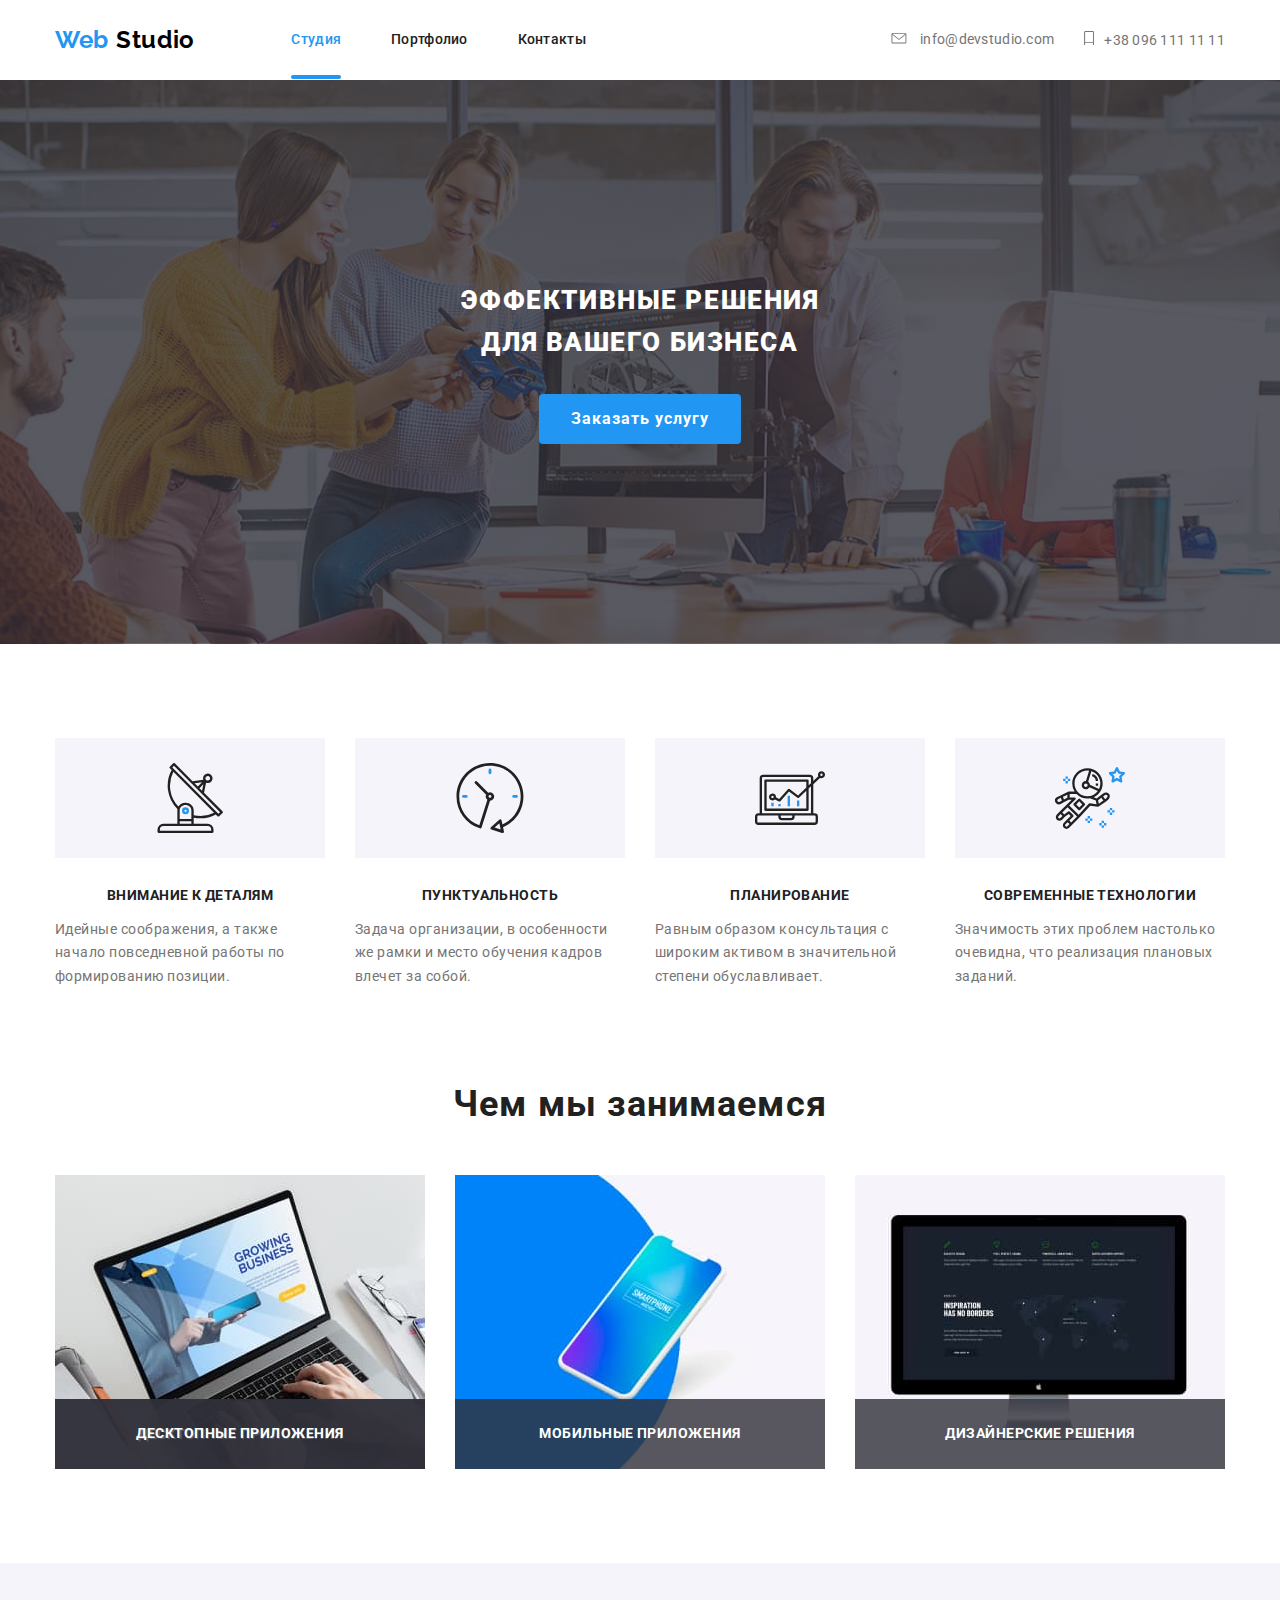
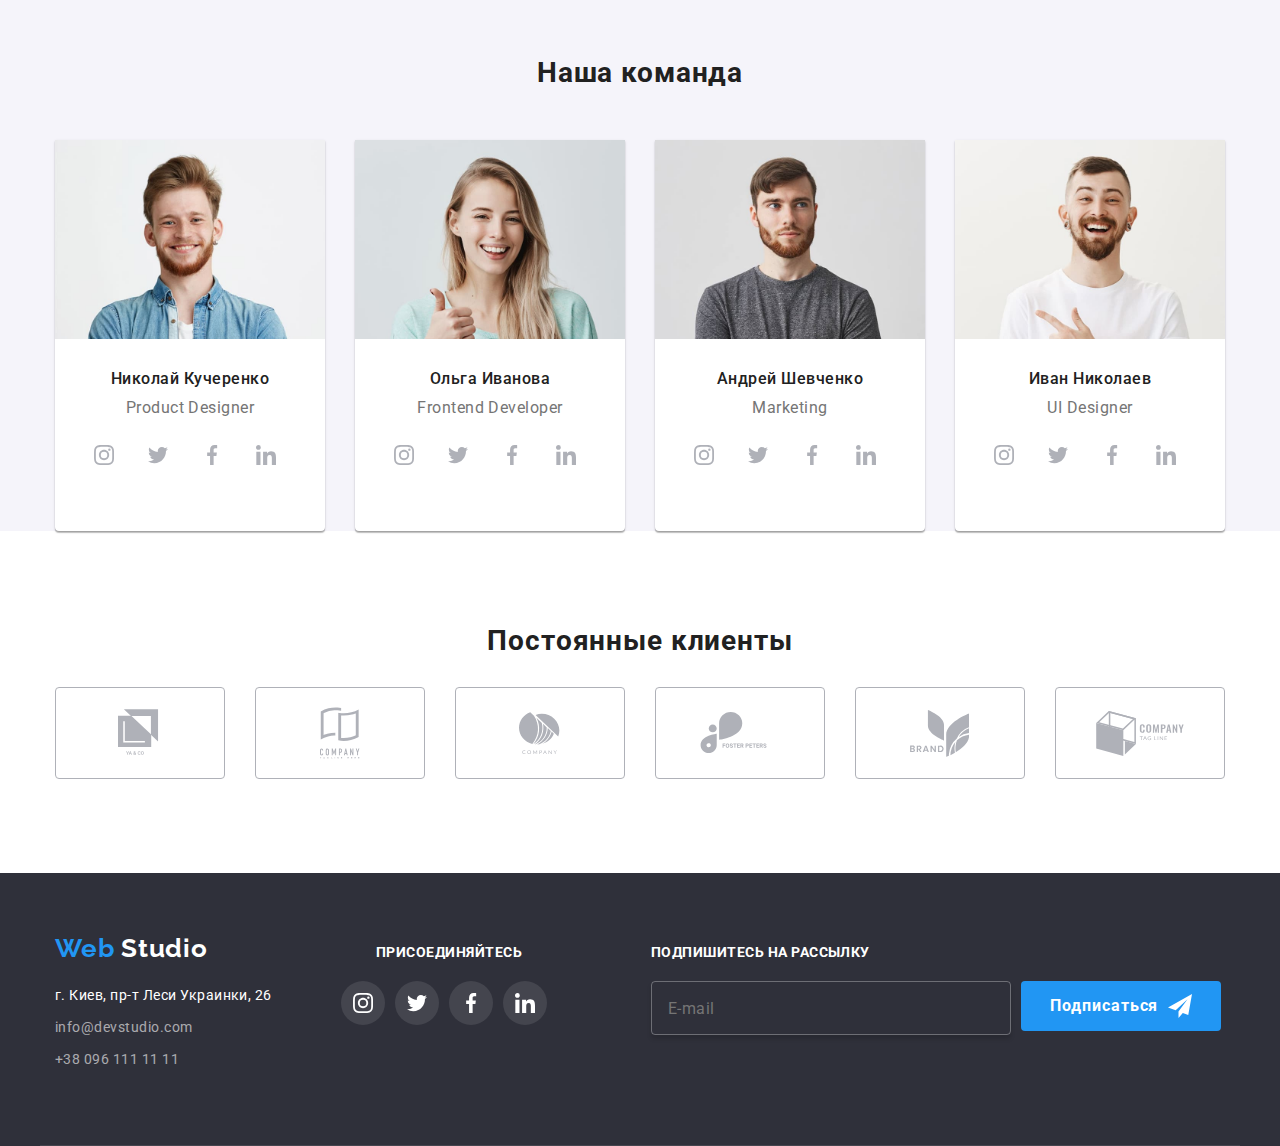
<file: index.html>
<!DOCTYPE html>
<html lang="ru">
  <head>
    <meta charset="UTF-8" />
    <meta name="viewport" content="width=device-width, initial-scale=1.0" />
    <title>Document</title>
    <link
      href="https://fonts.googleapis.com/css2?family=Raleway:wght@700&family=Roboto:wght@400;500;700;900&display=swap"
      rel="stylesheet"
    />
    <link rel="stylesheet" href="./css/main.min.css" />
  </head>

  <body>
    <header class="page-header">
      <!-- логотип -->

      <div class="container">
        <div class="page-logo">
          <nav class="flex-type">
            <a class="link" href="./index.html">
              <span class="logo"
                ><span class="logo-colored">Web</span> Studio
              </span></a
            >

            <button
              class="mobile-menu-button"
              type="button"
              aria-expanded="false"
              aria-controls="menu-container"
              data-menu-button
            >
              <svg
                width="40"
                height="40"
                aria-label="Переключатель мобильного меню"
              >
                <use
                  class="icon-close-mobile-menu"
                  href="./img/symbol-defs2.svg#icon-close_40px"
                ></use>
                <use
                  class="icon-mobile-menu"
                  href="./img/symbol-defs2.svg#icon-menu_40px"
                ></use>
              </svg>
            </button>

            <div class="menu-container" id="menu-container" data-menu>
              <div class="navigation">
                <ul class="site-nav">
                  <li>
                    <a class="link" href="./index.html"
                      ><span class="current-page">Студия</span>
                    </a>
                  </li>
                  <li>
                    <a class="link" href="./portfolio.html"> Портфолио </a>
                  </li>
                  <li><a href="" class="link">Контакты</a></li>
                </ul>
              </div>

              <div class="contacts-header">
                <ul class="site-auth">
                  <li>
                    <a class="text link" href="mailto:info@devstudio.com">
                      <svg class="icon-mail">
                        <use href="./img/symbol-defs2.svg#icon-envelope"></use>
                      </svg>
                      info@devstudio.com
                    </a>
                  </li>
                  <li>
                    <a class="text link" href="tel:380961111111"
                      ><svg class="icon-vector">
                        <use
                          href="./img/symbol-defs2.svg#icon-vector"
                        ></use></svg
                      >+38 096 111 11 11</a
                    >
                  </li>
                </ul>
              </div>
            </div>
          </nav>
        </div>
      </div>
    </header>

    <main>
      <!-- Герой -->

      <section class="hero-container">
        <h2 class="hero-title">
          Эффективные решения <br />
          для вашего бизнеса
        </h2>

        <button data-modal-open class="hero-button link">
          Заказать услугу
        </button>
      </section>

      <section class="advantage">
        <!-- Скрытый заголовок H2 -->
        <h2 class="visually-hidden">Приемущества</h2>

        <ul class="container">
          <li class="advantage-card">
            <div class="icon-background">
              <svg class="icon-advantage">
                <use href="./img/symbol-defs2.svg#icon-satellite"></use>
              </svg>
            </div>
            <h3 class="subtitle">Внимание к деталям</h3>
            <p class="text">
              Идейные соображения, а также начало повседневной работы по
              формированию позиции.
            </p>
          </li>

          <li class="advantage-card">
            <div class="icon-background">
              <svg class="icon-advantage">
                <use href="./img/symbol-defs2.svg#icon-clock"></use>
              </svg>
            </div>

            <h3 class="subtitle">Пунктуальность</h3>
            <p class="text">
              Задача организации, в особенности же рамки и место обучения кадров
              влечет за собой.
            </p>
          </li>

          <li class="advantage-card">
            <div class="icon-background">
              <svg class="icon-advantage">
                <use href="./img/symbol-defs2.svg#icon-diagram"></use>
              </svg>
            </div>
            <h3 class="subtitle">Планирование</h3>
            <p class="text">
              Равным образом консультация с широким активом в значительной
              степени обуславливает.
            </p>
          </li>

          <li class="advantage-card">
            <div class="icon-background">
              <svg class="icon-advantage">
                <use href="./img/symbol-defs2.svg#icon-astronaut"></use>
              </svg>
            </div>
            <h3 class="subtitle">Современные технологии</h3>
            <p class="text">
              Значимость этих проблем настолько очевидна, что реализация
              плановых заданий.
            </p>
          </li>
        </ul>
      </section>

      <section class="duties">
        <h2 class="title">Чем мы занимаемся</h2>
        <ul class="container">
          <li class="duties-card desktop">
            <p class="subtitle">Десктопные приложения</p>
          </li>

          <li class="duties-card mobile">
            <p class="subtitle">Мобильные приложения</p>
          </li>

          <li class="duties-card design">
            <p class="subtitle">Дизайнерские решения</p>
          </li>
        </ul>
      </section>

      <section class="team">
        <h2 class="title">Наша команда</h2>

        <ul class="container">
          <li class="team-card">
            <!-- <picture>
              <source
                srcset="
                  ./img/Nikolay_Kucherenko_mobile.webp     450w,
                  ./img/Nikolay_Kucherenko_mobile@2x.webp  900w,
                  ./img/Nikolay_Kucherenko_tablet.webp     354w,
                  ./img/Nikolay_Kucherenko_tablet@2x.webp  708w,
                  ./img/Nikolay_Kucherenko_desktop.webp    270w,
                  ./img/Nikolay_Kucherenko_desktop@2x.webp 540w
                "
                type="image/webp"
                sizes="(min-width:1200px) 25vw, (min-width:768px) 50vw, (min-width:480px) 90vw"
              />
              <img
                srcset="
                  ./img/Nikolay_Kucherenko_mobile.jpg      480w,
                  ./img/Nikolay_Kucherenko_mobile@2x.jpg   960w,
                  ./img/Nikolay_Kucherenko_tablet.jpg      768w,
                  ./img/Nikolay_Kucherenko_tablet@2x.jpg  1536w,
                  ./img/Nikolay_Kucherenko_desktop.jpg    1200w,
                  ./img/Nikolay_Kucherenko_desktop@2x.jpg 2400w
                "
                src="./img/Nikolay_Kucherenko_mobile.jpg"
                alt="Николай Кучеренко"
                sizes="(min-width:1200px) 25vw, (min-width:768px) 50vw, (max-width:767px) 100vw"
                ;
              />
            </picture> -->
            <img
              srcset="
                ./img/Nikolay_Kucherenko_mobile.jpg      480w,
                ./img/Nikolay_Kucherenko_mobile@2x.jpg   960w,
                ./img/Nikolay_Kucherenko_tablet.jpg      768w,
                ./img/Nikolay_Kucherenko_tablet@2x.jpg  1536w,
                ./img/Nikolay_Kucherenko_desktop.jpg    1200w,
                ./img/Nikolay_Kucherenko_desktop@2x.jpg 2400w
              "
              src="./img/Nikolay_Kucherenko_mobile.jpg"
              alt="Николай Кучеренко"
              width="450"
              ;
            />
            <h3 class="subtitle">Николай Кучеренко</h3>
            <p class="text">Product Designer</p>

            <ul class="flex-type">
              <li class="shell">
                <a
                  class="social-block"
                  href="https://www.instagram.com/"
                  aria-label="Ссылка на Instagram"
                  ><svg class="social-link">
                    <use
                      href="./img/symbol-defs2.svg#icon-instagram"
                    ></use></svg
                ></a>
              </li>
              <li class="shell">
                <a
                  class="social-block"
                  href="https://twitter.com/explore"
                  aria-label="Ссылка на Twitter"
                  ><svg class="social-link">
                    <use href="./img/symbol-defs2.svg#icon-twitter"></use></svg
                ></a>
              </li>
              <li class="shell">
                <a
                  class="social-block"
                  href="https://www.facebook.com/"
                  aria-label="Ссылка на Facebook"
                  ><svg class="social-link">
                    <use href="./img/symbol-defs2.svg#icon-facebook"></use></svg
                ></a>
              </li>
              <li class="shell">
                <a
                  class="social-block"
                  href="https://www.linkedin.com/feed/"
                  aria-label="Ссылка на LinkedIn"
                  ><svg class="social-link">
                    <use href="./img/symbol-defs2.svg#icon-linkedin"></use></svg
                ></a>
              </li>
            </ul>
          </li>

          <li class="team-card">
            <img
              srcset="
                ./img/Olga_Ivanova_mobile.jpg      480w,
                ./img/Olga_Ivanova_mobile@2x.jpg   960w,
                ./img/Olga_Ivanova_tablet.jpg      768w,
                ./img/Olga_Ivanova_tablet@2x.jpg  1536w,
                ./img/Olga_Ivanova_desktop.jpg    1200w,
                ./img/Olga_Ivanova_desktop@2x.jpg 2400w
              "
              src="./img/Olga_Ivanova_mobile.jpg"
              alt="Ольга Иванова"
              width="450"
            />
            <h3 class="subtitle">Ольга Иванова</h3>
            <p class="text">Frontend Developer</p>

            <ul class="flex-type">
              <li class="shell">
                <a
                  class="social-block"
                  href="https://www.instagram.com/"
                  aria-label="Ссылка на Instagram"
                  ><svg class="social-link">
                    <use
                      href="./img/symbol-defs2.svg#icon-instagram"
                    ></use></svg
                ></a>
              </li>
              <li class="shell">
                <a
                  class="social-block"
                  href="https://twitter.com/explore"
                  aria-label="Ссылка на Twitter"
                  ><svg class="social-link">
                    <use href="./img/symbol-defs2.svg#icon-twitter"></use></svg
                ></a>
              </li>
              <li class="shell">
                <a
                  class="social-block"
                  href="https://www.facebook.com/"
                  aria-label="Ссылка на Facebook"
                  ><svg class="social-link">
                    <use href="./img/symbol-defs2.svg#icon-facebook"></use></svg
                ></a>
              </li>
              <li class="shell">
                <a
                  class="social-block"
                  href="https://www.linkedin.com/feed/"
                  aria-label="Ссылка на LinkedIn"
                  ><svg class="social-link">
                    <use href="./img/symbol-defs2.svg#icon-linkedin"></use></svg
                ></a>
              </li>
            </ul>
          </li>

          <li class="team-card">
            <img
              srcset="
                ./img/Andrey_Shevchenko_mobile.jpg      480w,
                ./img/Andrey_Shevchenko_mobile@2x.jpg   960w,
                ./img/Andrey_Shevchenko_tablet.jpg      768w,
                ./img/Andrey_Shevchenko_tablet@2x.jpg  1536w,
                ./img/Andrey_Shevchenko_desktop.jpg    1200w,
                ./img/Andrey_Shevchenko_desktop@2x.jpg 2400w
              "
              src="./Andrey_Shevchenko_mobile.jpg"
              alt="Андрей Шевченко"
              width="450"
            />
            <h3 class="subtitle">Андрей Шевченко</h3>
            <p class="text">Marketing</p>

            <ul class="flex-type">
              <li class="shell">
                <a
                  class="social-block"
                  href="https://www.instagram.com/"
                  aria-label="Ссылка на Instagram"
                  ><svg class="social-link">
                    <use
                      href="./img/symbol-defs2.svg#icon-instagram"
                    ></use></svg
                ></a>
              </li>
              <li class="shell">
                <a
                  class="social-block"
                  href="https://twitter.com/explore"
                  aria-label="Ссылка на Twitter"
                  ><svg class="social-link">
                    <use href="./img/symbol-defs2.svg#icon-twitter"></use></svg
                ></a>
              </li>
              <li class="shell">
                <a
                  class="social-block"
                  href="https://www.facebook.com/"
                  aria-label="Ссылка на Facebook"
                  ><svg class="social-link">
                    <use href="./img/symbol-defs2.svg#icon-facebook"></use></svg
                ></a>
              </li>
              <li class="shell">
                <a
                  class="social-block"
                  href="https://www.linkedin.com/feed/"
                  aria-label="Ссылка на LinkedIn"
                  ><svg class="social-link">
                    <use href="./img/symbol-defs2.svg#icon-linkedin"></use></svg
                ></a>
              </li>
            </ul>
          </li>

          <li class="team-card">
            <img
              srcset="
                ./img/Ivan_Nikolaev_mobile.jpg      480w,
                ./img/Ivan_Nikolaev_mobile@2x.jpg   960w,
                ./img/Ivan_Nikolaev_tablet.jpg      768w,
                ./img/Ivan_Nikolaev_tablet@2x.jpg  1536w,
                ./img/Ivan_Nikolaev_desktop.jpg    1200w,
                ./img/Ivan_Nikolaev_desktop@2x.jpg 2400w
              "
              src="./Ivan_Nikolaev_mobile.jpg"
              alt="Андрей Шевченко"
              width="450"
            />
            <h3 class="subtitle">Иван Николаев</h3>
            <p class="text">UI Designer</p>

            <ul class="flex-type">
              <li class="shell">
                <a
                  class="social-block"
                  href="https://www.instagram.com/"
                  aria-label="Ссылка на Instagram"
                  ><svg class="social-link">
                    <use
                      href="./img/symbol-defs2.svg#icon-instagram"
                    ></use></svg
                ></a>
              </li>
              <li class="shell">
                <a
                  class="social-block"
                  href="https://twitter.com/explore"
                  aria-label="Ссылка на Twitter"
                  ><svg class="social-link">
                    <use href="./img/symbol-defs2.svg#icon-twitter"></use></svg
                ></a>
              </li>
              <li class="shell">
                <a
                  class="social-block"
                  href="https://www.facebook.com/"
                  aria-label="Ссылка на Facebook"
                  ><svg class="social-link">
                    <use href="./img/symbol-defs2.svg#icon-facebook"></use></svg
                ></a>
              </li>
              <li class="shell">
                <a
                  class="social-block"
                  href="https://www.linkedin.com/feed/"
                  aria-label="Ссылка на LinkedIn"
                  ><svg class="social-link">
                    <use href="./img/symbol-defs2.svg#icon-linkedin"></use></svg
                ></a>
              </li>
            </ul>
          </li>
        </ul>
      </section>

      <section class="clients">
        <h2 class="title">Постоянные клиенты</h2>
        <ul class="container">
          <li class="card">
            <a class="clients-card" href=""
              ><svg class="logo-1">
                <use href="./img/symbol-defs2.svg#icon-logo-1"></use></svg
            ></a>
          </li>

          <li class="card">
            <a class="clients-card" href="">
              <svg class="logo-2">
                <use href="./img/symbol-defs2.svg#icon-logo-2"></use></svg
            ></a>
          </li>

          <li class="card">
            <a class="clients-card" href="">
              <svg class="logo-3">
                <use href="./img/symbol-defs2.svg#icon-logo-3"></use></svg
            ></a>
          </li>

          <li class="card">
            <a class="clients-card" href=""
              ><svg class="logo-4">
                <use href="./img/symbol-defs2.svg#icon-logo-4"></use></svg
            ></a>
          </li>

          <li class="card">
            <a class="clients-card" href="">
              <svg class="logo-5">
                <use href="./img/symbol-defs2.svg#icon-logo-5"></use></svg
            ></a>
          </li>

          <li class="card">
            <a class="clients-card" href="">
              <svg class="logo-6">
                <use href="./img/symbol-defs2.svg#icon-logo-6"></use></svg
            ></a>
          </li>
        </ul>
      </section>

      <footer class="page-footer">
        <div class="container">
          <div class="contact-shell">
            <address class="contacts">
              <span class="logo">
                <span class="logo-colored"> Web</span> Studio</span
              >
              <div class="location">
                <span class="location text"
                  >г. Киев, пр-т Леси Украинки, 26
                </span>

                <a class="link" href="mailto:info@devstudio.com"
                  >info@devstudio.com</a
                >

                <a class="link" href="tel:380961111111">+38 096 111 11 11 </a>
              </div>
            </address>

            <div class="connect">
              <b class="subtitle">присоединяйтесь</b>
              <ul class="flex-type">
                <li class="shell">
                  <a
                    class="social-block"
                    href="https://www.instagram.com/"
                    aria-label="Ссылка на Instagram"
                    ><svg class="social-link">
                      <use
                        href="./img/symbol-defs2.svg#icon-instagram"
                      ></use></svg
                  ></a>
                </li>
                <li class="shell">
                  <a
                    class="social-block"
                    href="https://twitter.com/explore"
                    aria-label="Ссылка на Twitter"
                    ><svg class="social-link">
                      <use
                        href="./img/symbol-defs2.svg#icon-twitter"
                      ></use></svg
                  ></a>
                </li>
                <li class="shell">
                  <a
                    class="social-block"
                    href="https://www.facebook.com/"
                    aria-label="Ссылка на Facebook"
                    ><svg class="social-link">
                      <use
                        href="./img/symbol-defs2.svg#icon-facebook"
                      ></use></svg
                  ></a>
                </li>
                <li class="shell">
                  <a
                    class="social-block"
                    href="https://www.linkedin.com/feed/"
                    aria-label="Ссылка на LinkedIn"
                    ><svg class="social-link">
                      <use
                        href="./img/symbol-defs2.svg#icon-linkedin"
                      ></use></svg
                  ></a>
                </li>
              </ul>
            </div>
          </div>

          <div class="subscribe">
            <b class="subtitle">Подпишитесь на рассылку</b>
            <div class="flex-type">
              <div class="email-button">
                <input
                  type="email"
                  name="email"
                  id="email"
                  placeholder="E-mail"
                  class="form-input"
                />
                <label for="email" class="form-lable" id="email-label"></label>
              </div>
              <a class="footer-button link" href=""
                >Подписаться
                <svg class="icon-send">
                  <use href="./img/symbol-defs2.svg#icon-send"></use></svg
              ></a>
            </div>
          </div>
        </div>
      </footer>
    </main>

    <div class="backdrop is-hidden" data-modal>
      <div class="modal">
        <form class="js-speaker-form">
          <h1 class="title">
            Оставьте свои данные, мы вам перезвоним
          </h1>
          <div class="form-field">
            <input
              type="text"
              name="name"
              id="name"
              placeholder=" "
              class="form-input"
            />
            <label for="name" class="form-lable">Имя</label>

            <svg class="icon-formbox">
              <use href="./img/symbol-defs2.svg#icon-person-black"></use>
            </svg>
          </div>

          <div class="form-field">
            <input
              type="tel"
              name="tel"
              id="tel"
              placeholder=" "
              class="form-input"
            />
            <label for="tel" class="form-lable">Телефон</label>

            <svg class="icon-formbox">
              <use href="./img/symbol-defs2.svg#icon-phone-black"></use>
            </svg>
          </div>

          <div class="form-field">
            <input
              type="email"
              name="email"
              id="email-form"
              placeholder=" "
              class="form-input"
            />
            <label for="email-form" class="form-lable">Почта</label>

            <svg class="icon-formbox">
              <use href="./img/symbol-defs2.svg#icon-email-black"></use>
            </svg>
          </div>

          <div class="form-field">
            <textarea
              placeholder=" "
              name="textarea"
              id="textarea"
              cols="10"
              rows="10"
              class="input-comments"
            ></textarea>
            <label for="textarea" class="comment-lable">Комментарий</label>
          </div>

          <div class="form-conditions">
            <label for="policy" class="policy-lable">
              <input
                type="checkbox"
                name="policy"
                id="policy"
                class="checkbox"
              />
              <span class="icon-checked"> </span>
              <span
                >Соглашаюсь с рассылкой и принимаю<a
                  class="contract-conditions"
                  href=""
                  >Условия договора</a
                ></span
              ></label
            >
          </div>

          <div class="form-button">
            <button class="accept-button">Принять</button>
          </div>
        </form>

        <button data-modal-close class="close-button">
          <svg class="icon-close">
            <use href="./img/symbol-defs2.svg#icon-close"></use>
          </svg>
        </button>
      </div>
    </div>

    <script>
      (() => {
        document
          .querySelector(".js-speaker-form")
          .addEventListener("submit", (e) => {
            e.preventDefault();
            new FormData(e.currentTarget).forEach((value, name) =>
              console.log(`${name}: ${value}`)
            );
            e.currentTarget.reset();
          });
      })();
    </script>
    <script src="./js/modal.js"></script>
    <script src="./js/mobile-menu.js"></script>
  </body>
</html>
</file>
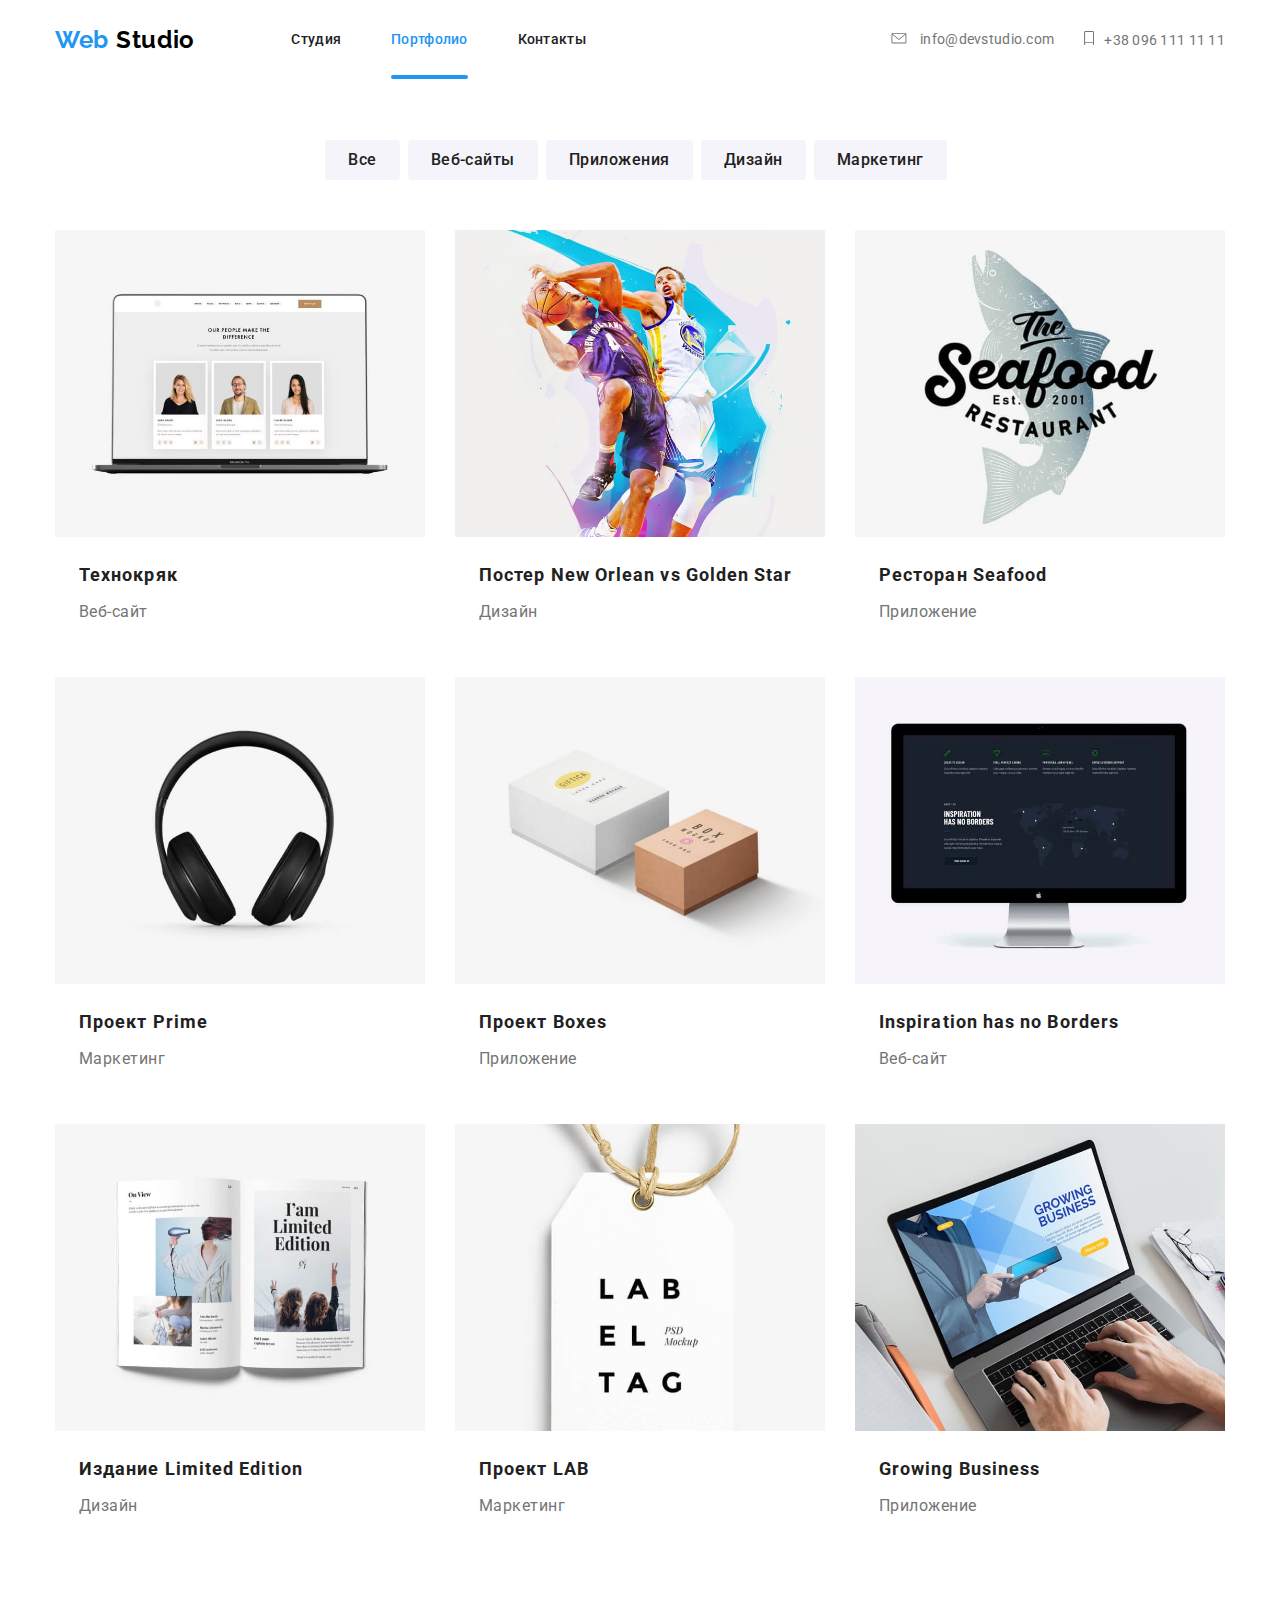
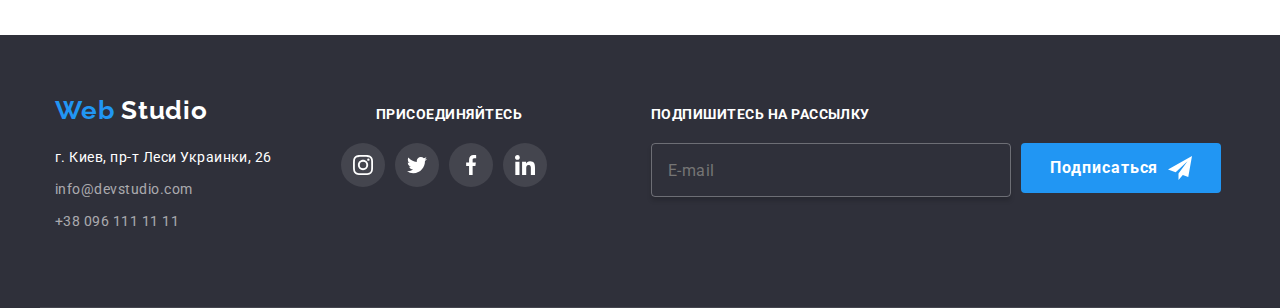
<file: portfolio.html>
<!DOCTYPE html>
<html lang="en">
  <head>
    <meta charset="UTF-8" />
    <meta name="viewport" content="width=device-width, initial-scale=1.0" />
    <title>Document</title>
    <link
      href="https://fonts.googleapis.com/css2?family=Raleway:wght@700&family=Roboto:wght@400;500;700;900&display=swap"
      rel="stylesheet"
    />
    <link rel="stylesheet" href="./css/main.min.css" />
  </head>
  <body>
    <header class="page-header">
      <!-- логотип -->

      <div class="container">
        <div class="page-logo">
          <nav class="flex-type">
            <a class="link" href="./index.html">
              <span class="logo"
                ><span class="logo-colored">Web</span> Studio
              </span></a
            >

            <button
              class="mobile-menu-button"
              type="button"
              aria-expanded="false"
              aria-controls="menu-container"
              data-menu-button
            >
              <svg
                width="40"
                height="40"
                aria-label="Переключатель мобильного меню"
              >
                <use
                  class="icon-close-mobile-menu"
                  href="./img/symbol-defs2.svg#icon-close_40px"
                ></use>
                <use
                  class="icon-mobile-menu"
                  href="./img/symbol-defs2.svg#icon-menu_40px"
                ></use>
              </svg>
            </button>

            <div class="menu-container" id="menu-container" data-menu>
              <div class="navigation">
                <ul class="site-nav">
                  <li>
                    <a class="link" href="./index.html"> Студия</a>
                  </li>
                  <li>
                    <a class="link" href="./portfolio.html"
                      ><span class="current-page"> Портфолио</span>
                    </a>
                  </li>
                  <li><a href="" class="link">Контакты</a></li>
                </ul>
              </div>

              <div class="contacts-header">
                <ul class="site-auth">
                  <li>
                    <a class="text link" href="mailto:info@devstudio.com">
                      <svg class="icon-mail">
                        <use href="./img/symbol-defs2.svg#icon-envelope"></use>
                      </svg>
                      info@devstudio.com
                    </a>
                  </li>
                  <li>
                    <a class="text link" href="tel:380961111111"
                      ><svg class="icon-vector">
                        <use
                          href="./img/symbol-defs2.svg#icon-vector"
                        ></use></svg
                      >+38 096 111 11 11</a
                    >
                  </li>
                </ul>
              </div>
            </div>
          </nav>
        </div>
      </div>
    </header>
    <main>
      <!-- скрытый зоголовок  -->
      <h1 class="visually-hidden">Портфолио</h1>
      <div class="portfolio">
        <ul class="portfolio-buttons container">
          <li><button type="button" class="portfolio-button">Все</button></li>
          <li>
            <button type="button" class="portfolio-button">Веб-сайты</button>
          </li>
          <li>
            <button type="button" class="portfolio-button">Приложения</button>
          </li>
          <li>
            <button type="button" class="portfolio-button">Дизайн</button>
          </li>
          <li>
            <button type="button" class="portfolio-button">Маркетинг</button>
          </li>
        </ul>

        <ul class="features container">
          <li class="portfolio-card">
            <a class="link" href="">
              <div class="pin">
                <img
                  srcset="
                    ./img/portfolio/techno_mobile.jpg      480w,
                    ./img/portfolio/techno_mobile@2x.jpg   960w,
                    ./img/portfolio/techno_tablet.jpg      768w,
                    ./img/portfolio/techno_tablet@2x.jpg  1536w,
                    ./img/portfolio/techno_desktop.jpg    1200w,
                    ./img/portfolio/techno_desktop@2x.jpg 2400w
                  "
                  src="./img/portfoio/techno_mobile.jpg"
                  alt="карточки людей"
                  width="450"
                  ;
                />
                <p class="description text">
                  Lorem ipsum dolor sit amet consectetur adipisicing elit.
                  Animi, magnam.
                </p>
              </div>
              <h2 class="subtitle">Технокряк</h2>
              <p class="text">Веб-сайт</p>
              <!-- <div class="card-overlay"> -->

              <!-- </div> -->
            </a>
          </li>

          <li class="portfolio-card">
            <a class="link" href="">
              <div class="pin">
                <img
                  srcset="
                    ./img/portfolio/basketball_mobile.jpg      480w,
                    ./img/portfolio/basketball_mobile@2x.jpg   960w,
                    ./img/portfolio/basketball_tablet.jpg      768w,
                    ./img/portfolio/basketball_tablet@2x.jpg  1536w,
                    ./img/portfolio/basketball_desktop.jpg    1200w,
                    ./img/portfolio/basketball_desktop@2x.jpg 2400w
                  "
                  src="./img/portfoio/basketball_mobile.jpg"
                  alt="баскетболсты"
                  width="450"
                  ;
                />
                <p class="description text">
                  Lorem ipsum dolor sit amet consectetur adipisicing elit.
                  Animi, magnam.
                </p>
              </div>
              <h2 class="subtitle">Постер New Orlean vs Golden Star</h2>
              <p class="text">Дизайн</p>
            </a>
          </li>

          <li class="portfolio-card">
            <a class="link" href="">
              <div class="pin">
                <img
                  srcset="
                    ./img/portfolio/Seafood_mobile.jpg      480w,
                    ./img/portfolio/Seafood_mobile@2x.jpg   960w,
                    ./img/portfolio/Seafood_tablet.jpg      768w,
                    ./img/portfolio/Seafood_tablet@2x.jpg  1536w,
                    ./img/portfolio/Seafood_desktop.jpg    1200w,
                    ./img/portfolio/Seafood_desktop@2x.jpg 2400w
                  "
                  src="./img/portfoio/Seafood_mobile.jpg"
                  alt="товарный знак"
                  width="450"
                  ;
                />
                <p class="description text">
                  Lorem ipsum dolor sit amet consectetur adipisicing elit.
                  Animi, magnam.
                </p>
              </div>
              <h2 class="subtitle">Ресторан Seafood</h2>
              <p class="text">Приложение</p>
            </a>
          </li>

          <li class="portfolio-card">
            <a class="link" href="">
              <div class="pin">
                <img
                  srcset="
                    ./img/portfolio/headphones_mobile.jpg      480w,
                    ./img/portfolio/headphones_mobile@2x.jpg   960w,
                    ./img/portfolio/headphones_tablet.jpg      768w,
                    ./img/portfolio/headphones_tablet@2x.jpg  1536w,
                    ./img/portfolio/headphones_desktop.jpg    1200w,
                    ./img/portfolio/headphones_desktop@2x.jpg 2400w
                  "
                  src="./img/portfoio/headphones_mobile.jpg"
                  alt="наушники"
                  width="450"
                  ;
                />
                <p class="description text">
                  Lorem ipsum dolor sit amet consectetur adipisicing elit.
                  Animi, magnam.
                </p>
              </div>
              <h2 class="subtitle">Проект Prime</h2>
              <p class="text">Маркетинг</p>
            </a>
          </li>

          <li class="portfolio-card">
            <a class="link" href="">
              <div class="pin">
                <img
                  srcset="
                    ./img/portfolio/paperbox_mobile.jpg      480w,
                    ./img/portfolio/paperbox_mobile@2x.jpg   960w,
                    ./img/portfolio/paperbox_tablet.jpg      768w,
                    ./img/portfolio/paperbox_tablet@2x.jpg  1536w,
                    ./img/portfolio/paperbox_desktop.jpg    1200w,
                    ./img/portfolio/paperbox_desktop@2x.jpg 2400w
                  "
                  src="./img/portfoio/paperbox_mobile.jpg"
                  alt="бумажные коробки"
                  width="450"
                  ;
                />
                <p class="description text">
                  Lorem ipsum dolor sit amet consectetur adipisicing elit.
                  Animi, magnam.
                </p>
              </div>
              <h2 class="subtitle">Проект Boxes</h2>
              <p class="text">Приложение</p>
            </a>
          </li>

          <li class="portfolio-card">
            <a class="link" href="">
              <div class="pin">
                <img
                  srcset="
                    ./img/portfolio/display_mobile.jpg      480w,
                    ./img/portfolio/display_mobile@2x.jpg   960w,
                    ./img/portfolio/display_tablet.jpg      768w,
                    ./img/portfolio/display_tablet@2x.jpg  1536w,
                    ./img/portfolio/display_desktop.jpg    1200w,
                    ./img/portfolio/display_desktop@2x.jpg 2400w
                  "
                  src="./img/portfoio/display_mobile.jpg"
                  alt="монитор"
                  width="450"
                  ;
                />
                <p class="description text">
                  Lorem ipsum dolor sit amet consectetur adipisicing elit.
                  Animi, magnam.
                </p>
              </div>
              <h2 class="subtitle">Inspiration has no Borders</h2>
              <p class="text">Веб-сайт</p>
            </a>
          </li>

          <li class="portfolio-card">
            <a class="link" href="">
              <div class="pin">
                <img
                  srcset="
                    ./img/portfolio/book_mobile.jpg      480w,
                    ./img/portfolio/book_mobile@2x.jpg   960w,
                    ./img/portfolio/book_tablet.jpg      768w,
                    ./img/portfolio/book_tablet@2x.jpg  1536w,
                    ./img/portfolio/book_desktop.jpg    1200w,
                    ./img/portfolio/book_desktop@2x.jpg 2400w
                  "
                  src="./img/portfoio/book_mobile.jpg"
                  alt="книга"
                  width="450"
                  ;
                />
                <p class="description text">
                  Lorem ipsum dolor sit amet consectetur adipisicing elit.
                  Animi, magnam.
                </p>
              </div>
              <h2 class="subtitle">Издание Limited Edition</h2>
              <p class="text">Дизайн</p>
            </a>
          </li>

          <li class="portfolio-card">
            <a class="link" href="">
              <div class="pin">
                <img
                  srcset="
                    ./img/portfolio/lable_mobile.jpg      480w,
                    ./img/portfolio/lable_mobile@2x.jpg   960w,
                    ./img/portfolio/lable_tablet.jpg      768w,
                    ./img/portfolio/lable_tablet@2x.jpg  1536w,
                    ./img/portfolio/lable_desktop.jpg    1200w,
                    ./img/portfolio/lable_desktop@2x.jpg 2400w
                  "
                  src="./img/portfoio/lable_mobile.jpg"
                  alt="бирка"
                  width="450"
                  ;
                />
                <p class="description text">
                  Lorem ipsum dolor sit amet consectetur adipisicing elit.
                  Animi, magnam.
                </p>
              </div>
              <h2 class="subtitle">Проект LAB</h2>
              <p class="text">Маркетинг</p>
            </a>
          </li>

          <li class="portfolio-card">
            <a class="link" href="">
              <div class="pin">
                <img
                  srcset="
                    ./img/portfolio/laptop_mobile.jpg      480w,
                    ./img/portfolio/laptop_mobile@2x.jpg   960w,
                    ./img/portfolio/laptop_tablet.jpg      768w,
                    ./img/portfolio/laptop_tablet@2x.jpg  1536w,
                    ./img/portfolio/laptop_desktop.jpg    1200w,
                    ./img/portfolio/laptop_desktop@2x.jpg 2400w
                  "
                  src="./img/portfoio/laptop_mobile.jpg"
                  alt="ноутбук"
                  width="450"
                  ;
                />
                <p class="description text">
                  Lorem ipsum dolor sit amet consectetur adipisicing elit.
                  Animi, magnam.
                </p>
              </div>
              <h2 class="subtitle">Growing Business</h2>
              <p class="text">Приложение</p>
            </a>
          </li>
        </ul>
      </div>
    </main>

    <footer class="page-footer">
      <div class="container">
        <div class="contact-shell">
          <address class="contacts">
            <span class="logo">
              <span class="logo-colored"> Web</span> Studio</span
            >
            <div class="location">
              <span class="location text"
                >г. Киев, пр-т Леси Украинки, 26
              </span>

              <a class="link" href="mailto:info@devstudio.com"
                >info@devstudio.com</a
              >

              <a class="link" href="tel:380961111111">+38 096 111 11 11 </a>
            </div>
          </address>

          <div class="connect">
            <b class="subtitle">присоединяйтесь</b>
            <ul class="flex-type">
              <li class="shell">
                <a
                  class="social-block"
                  href="https://www.instagram.com/"
                  aria-label="Ссылка на Instagram"
                  ><svg class="social-link">
                    <use
                      href="./img/symbol-defs2.svg#icon-instagram"
                    ></use></svg
                ></a>
              </li>
              <li class="shell">
                <a
                  class="social-block"
                  href="https://twitter.com/explore"
                  aria-label="Ссылка на Twitter"
                  ><svg class="social-link">
                    <use href="./img/symbol-defs2.svg#icon-twitter"></use></svg
                ></a>
              </li>
              <li class="shell">
                <a
                  class="social-block"
                  href="https://www.facebook.com/"
                  aria-label="Ссылка на Facebook"
                  ><svg class="social-link">
                    <use href="./img/symbol-defs2.svg#icon-facebook"></use></svg
                ></a>
              </li>
              <li class="shell">
                <a
                  class="social-block"
                  href="https://www.linkedin.com/feed/"
                  aria-label="Ссылка на LinkedIn"
                  ><svg class="social-link">
                    <use href="./img/symbol-defs2.svg#icon-linkedin"></use></svg
                ></a>
              </li>
            </ul>
          </div>
        </div>

        <div class="subscribe">
          <b class="subtitle">Подпишитесь на рассылку</b>
          <div class="flex-type">
            <div class="email-button">
              <input
                type="email"
                name="email"
                id="email"
                placeholder="E-mail"
                class="form-input"
              />
              <label for="email" class="form-lable" id="email-label"></label>
            </div>
            <a class="footer-button link" href=""
              >Подписаться
              <svg class="icon-send">
                <use href="./img/symbol-defs2.svg#icon-send"></use></svg
            ></a>
          </div>
        </div>
      </div>
    </footer>

    <script src="./js/mobile-menu.js"></script>
  </body>
</html>
</file>
<file: css/main.min.css>
/*! normalize.css v8.0.1 | MIT License | github.com/necolas/normalize.css */html{line-height:1.15;-webkit-text-size-adjust:100%}body{margin:0}main{display:block}h1{font-size:2em;margin:0.67em 0}hr{-webkit-box-sizing:content-box;box-sizing:content-box;height:0;overflow:visible}pre{font-family:monospace, monospace;font-size:1em}a{background-color:transparent}abbr[title]{border-bottom:none;text-decoration:underline;-webkit-text-decoration:underline dotted;text-decoration:underline dotted}b,strong{font-weight:bolder}code,kbd,samp{font-family:monospace, monospace;font-size:1em}small{font-size:80%}sub,sup{font-size:75%;line-height:0;position:relative;vertical-align:baseline}sub{bottom:-0.25em}sup{top:-0.5em}img{border-style:none}button,input,optgroup,select,textarea{font-family:inherit;font-size:100%;line-height:1.15;margin:0}button,input{overflow:visible}button,select{text-transform:none}button,[type="button"],[type="reset"],[type="submit"]{-webkit-appearance:button}button::-moz-focus-inner,[type="button"]::-moz-focus-inner,[type="reset"]::-moz-focus-inner,[type="submit"]::-moz-focus-inner{border-style:none;padding:0}button:-moz-focusring,[type="button"]:-moz-focusring,[type="reset"]:-moz-focusring,[type="submit"]:-moz-focusring{outline:1px dotted ButtonText}fieldset{padding:0.35em 0.75em 0.625em}legend{-webkit-box-sizing:border-box;box-sizing:border-box;color:inherit;display:table;max-width:100%;padding:0;white-space:normal}progress{vertical-align:baseline}textarea{overflow:auto}[type="checkbox"],[type="radio"]{-webkit-box-sizing:border-box;box-sizing:border-box;padding:0}[type="number"]::-webkit-inner-spin-button,[type="number"]::-webkit-outer-spin-button{height:auto}[type="search"]{-webkit-appearance:textfield;outline-offset:-2px}[type="search"]::-webkit-search-decoration{-webkit-appearance:none}::-webkit-file-upload-button{-webkit-appearance:button;font:inherit}details{display:block}summary{display:list-item}template{display:none}[hidden]{display:none}ul{list-style:none}.link{text-decoration:none;-webkit-transition:color 250ms cubic-bezier(0.4, 0, 0.2, 1);transition:color 250ms cubic-bezier(0.4, 0, 0.2, 1)}.text{font-style:normal;font-weight:400;font-size:14px;line-height:1.71}.subtitle{color:#212121;font-style:normal;font-weight:700;font-size:14px;line-height:1.14;text-transform:uppercase}.site-auth,.site-nav{font-style:normal;font-weight:500;font-size:14px;line-height:1.14;letter-spacing:0.02em;margin-bottom:0;margin-top:0}.title{color:#212121;font-style:normal;font-weight:700;font-size:36px;line-height:1.17;text-align:center;letter-spacing:0.03em}.hero-button,.accept-button,.footer-button{color:#fff;background-color:#2196f3;font-style:normal;font-weight:700;font-size:16px;line-height:1.87;letter-spacing:0.06em;border:none;display:inline-block;vertical-align:middle;padding:10px 32px;border-radius:4px;margin-top:0;margin-bottom:118px}body{background-color:#fff;color:#757575;font-family:Roboto,sans-serif;letter-spacing:0.03em}img{display:block;max-width:100%;height:auto}picture{display:-webkit-box;display:-ms-flexbox;display:flex;-webkit-box-pack:center;-ms-flex-pack:center;justify-content:center}.container{padding-left:15px;padding-right:15px;background-color:#fff;margin-left:auto;margin-right:auto}@media (max-width: 767px){.container{max-width:450px}}@media (min-width: 768px){.container{width:738px}}@media (min-width: 1200px){.container{width:1170px}}.flex-type{display:-webkit-box;display:-ms-flexbox;display:flex}.flex-type .link{display:inline-flexbox;-webkit-box-pack:center;-ms-flex-pack:center;justify-content:center;-webkit-box-align:center;-ms-flex-align:center;align-items:center}.visually-hidden{position:absolute;width:1px;height:1px;margin:-1px;border:0;padding:0;clip:rect(0 0 0 0);overflow:hidden}.duties,.clients,.portfolio{display:block;text-align:center;margin-top:60px}.duties .duties-card:not(:first-child){margin-left:30px}.shell{display:block;margin-right:10px}.clients .logo-1,.clients .logo-2,.clients .logo-3,.clients .logo-4,.clients .logo-5,.clients .logo-6{fill:#afb1b8;-webkit-transition-property:fill;transition-property:fill;-webkit-transition-duration:250ms;transition-duration:250ms;-webkit-transition-timing-function:cubic-bezier(0.4, 0, 0.2, 1);transition-timing-function:cubic-bezier(0.4, 0, 0.2, 1)}.social-block,.connect .social-block{display:-webkit-inline-box;display:-ms-inline-flexbox;display:inline-flex;-webkit-box-pack:center;-ms-flex-pack:center;justify-content:center;-webkit-box-align:center;-ms-flex-align:center;align-items:center;height:44px;width:44px;border-radius:50%;-webkit-transition:background-color 250ms cubic-bezier(0.4, 0, 0.2, 1);transition:background-color 250ms cubic-bezier(0.4, 0, 0.2, 1)}.social-link,.connect .social-link{display:block;height:20px;width:20px;fill:#afb1b8}.page-header{position:relative}.navigation{justify-items:center}.contacts-header{display:-webkit-box;display:-ms-flexbox;display:flex;-webkit-box-align:center;-ms-flex-align:center;align-items:center;-webkit-box-pack:center;-ms-flex-pack:center;justify-content:center}.page-logo .flex-type{display:-webkit-box;display:-ms-flexbox;display:flex;-webkit-box-align:center;-ms-flex-align:center;align-items:center;-webkit-box-pack:justify;-ms-flex-pack:justify;justify-content:space-between}.menu-container{height:auto;background-color:#fff;z-index:1}.menu-container.is-open{display:block}@media screen and (max-width: 767px){.menu-container.is-open{opacity:1;-webkit-transform:translateY(0%);transform:translateY(0%)}}@media screen and (max-width: 767px){.menu-container{position:absolute;top:100%;left:0;width:100%;opacity:0;-webkit-transform:translateY(-120%);transform:translateY(-120%);-webkit-transition:opacity 250ms linear, -webkit-transform 250ms linear;transition:opacity 250ms linear, -webkit-transform 250ms linear;transition:opacity 250ms linear, transform 250ms linear;transition:opacity 250ms linear, transform 250ms linear, -webkit-transform 250ms linear;-webkit-box-align:center;-ms-flex-align:center;align-items:center;padding-top:60px;padding-bottom:60px;margin-right:auto;margin-left:auto}}@media screen and (min-width: 768px){.menu-container{display:-webkit-box;display:-ms-flexbox;display:flex;justify-items:center;height:100%}}.mobile-menu-button{display:-webkit-inline-box;display:-ms-inline-flexbox;display:inline-flex;-ms-flex-line-pack:center;align-content:center;-webkit-box-pack:center;-ms-flex-pack:center;justify-content:center;padding:0px;margin:0px;border:none;background-color:transparent}.mobile-menu-button:hover .icon-mobile-menu,.mobile-menu-button:focus .icon-mobile-menu,.mobile-menu-button:hover .icon-close-mobile-menu,.mobile-menu-button:focus .icon-close-mobile-menu{fill:#2196f3;-webkit-transition:fill 250ms cubic-bezier(0.4, 0, 0.2, 1);transition:fill 250ms cubic-bezier(0.4, 0, 0.2, 1)}.mobile-menu-button .icon-close-mobile-menu{display:none}.mobile-menu-button.is-open .icon-close-mobile-menu{display:block}.mobile-menu-button.is-open .icon-mobile-menu{display:none}@media screen and (min-width: 768px){.mobile-menu-button{display:none}}.site-auth{padding:0;text-align:center}.site-auth .link{color:#757575}.site-auth :not(:first-child){padding-top:16px}.site-auth .text{line-height:1.14}@media screen and (min-width: 768px){.site-auth{text-align:start;margin-left:84px}.site-auth :not(:first-child){padding-top:10px}}@media screen and (min-width: 1200px){.site-auth{display:-webkit-box;display:-ms-flexbox;display:flex;-webkit-box-align:center;-ms-flex-align:center;align-items:center;margin-left:305px}.site-auth :not(:first-child){padding-top:0px;padding-left:30px}}.site-nav{display:block;padding-bottom:60px;padding-left:0;text-align:center}.site-nav :not(:last-child){padding-bottom:40px}.site-nav .link{display:inline-block;height:33px;position:relative;color:#212121;-webkit-box-align:center;-ms-flex-align:center;align-items:center;-webkit-box-pack:center;-ms-flex-pack:center;justify-content:center}.site-nav .link:after{content:"";position:absolute;bottom:0;left:0;height:4px;width:100%;border-radius:2px;background-color:#2196f3;-webkit-transform:scale(0);transform:scale(0)}.site-nav .link:hover:after,.site-nav .link:focus:after{-webkit-transform:scale(1);transform:scale(1);-webkit-transition:-webkit-transform 250ms cubic-bezier(0.4, 0, 0.2, 1);transition:-webkit-transform 250ms cubic-bezier(0.4, 0, 0.2, 1);transition:transform 250ms cubic-bezier(0.4, 0, 0.2, 1);transition:transform 250ms cubic-bezier(0.4, 0, 0.2, 1), -webkit-transform 250ms cubic-bezier(0.4, 0, 0.2, 1)}@media screen and (min-width: 768px){.site-nav{display:-webkit-box;display:-ms-flexbox;display:flex;height:100%;-webkit-box-align:end;-ms-flex-align:end;align-items:flex-end;justify-items:center;padding-bottom:0}.site-nav :not(:last-child){padding-bottom:0;padding-right:50px}.site-nav .link{display:-webkit-box;display:-ms-flexbox;display:flex;height:79px;position:relative;color:#212121;-ms-flex-line-pack:center;align-content:center;-webkit-box-pack:center;-ms-flex-pack:center;justify-content:center}}.logo{color:#000;font-style:normal;font-weight:700;font-size:24px;line-height:1.166;letter-spacing:0.03em;font-family:Raleway,sans-serif;display:inline-block;padding-top:16px;padding-bottom:16px;-webkit-transition:color 250ms cubic-bezier(0.4, 0, 0.2, 1);transition:color 250ms cubic-bezier(0.4, 0, 0.2, 1)}.page-header .logo:hover{color:#2196f3}@media screen and (min-width: 768px){.logo{padding-top:26px;padding-bottom:26px}}.logo-colored{color:#2196f3}.current-page{color:#2196f3}.current-page:after{content:"";position:absolute;bottom:0;left:0;height:4px;width:100%;border-radius:2px;background-color:#2196f3}.icon-mail{width:16px;height:11.2px;margin-right:10px;fill:currentColor}.icon-vector{width:10px;height:14.92px;margin-right:10px;fill:currentColor}.link:hover,.link:focus{color:#2196f3}.link:focus .logo{color:#2196f3}.hero-container{display:block;text-align:center;background-color:#757575;background-image:-webkit-gradient(linear, left top, right top, from(rgba(47,48,58,0.8)), to(rgba(47,48,58,0.8))),url(../img/header_mobile.jpg);background-image:linear-gradient(to right, rgba(47,48,58,0.8), rgba(47,48,58,0.8)),url(../img/header_mobile.jpg);background-repeat:no-repeat;background-position:center center}@media (-webkit-min-device-pixel-ratio: 2), (min-resolution: 2dppx){.hero-container{background-image:-webkit-gradient(linear, left top, right top, from(rgba(47,48,58,0.8)), to(rgba(47,48,58,0.8))),url(../img/header_mobile@2x.jpg);background-image:linear-gradient(to right, rgba(47,48,58,0.8), rgba(47,48,58,0.8)),url(../img/header_mobile@2x.jpg);background-size:480px}}@media (min-width: 768px){.hero-container{background-image:-webkit-gradient(linear, left top, right top, from(rgba(47,48,58,0.8)), to(rgba(47,48,58,0.8))),url(../img/header_tablet.jpg);background-image:linear-gradient(to right, rgba(47,48,58,0.8), rgba(47,48,58,0.8)),url(../img/header_tablet.jpg)}}@media (min-width: 768px) and (-webkit-min-device-pixel-ratio: 2), (min-width: 768px) and (min-resolution: 2dppx){.hero-container{background-image:-webkit-gradient(linear, left top, right top, from(rgba(47,48,58,0.8)), to(rgba(47,48,58,0.8))),url(../img/header_tablet@2x.jpg);background-image:linear-gradient(to right, rgba(47,48,58,0.8), rgba(47,48,58,0.8)),url(../img/header_tablet@2x.jpg);background-size:768px}}@media (min-width: 1200px){.hero-container{background-image:-webkit-gradient(linear, left top, right top, from(rgba(47,48,58,0.8)), to(rgba(47,48,58,0.8))),url(../img/header_desktop.jpg);background-image:linear-gradient(to right, rgba(47,48,58,0.8), rgba(47,48,58,0.8)),url(../img/header_desktop.jpg)}}@media (min-width: 1200px) and (-webkit-min-device-pixel-ratio: 2), (min-width: 1200px) and (min-resolution: 2dppx){.hero-container{background-image:-webkit-gradient(linear, left top, right top, from(rgba(47,48,58,0.8)), to(rgba(47,48,58,0.8))),url(../img/header_desktop@2x.jpg);background-image:linear-gradient(to right, rgba(47,48,58,0.8), rgba(47,48,58,0.8)),url(../img/header_desktop@2x.jpg);background-size:1600px}}.hero-title{color:#fff;font-style:normal;font-weight:900;font-size:26px;line-height:1.61;text-transform:uppercase;letter-spacing:0.06em;padding-top:118px;margin-top:0;margin-bottom:30px}@media (min-width: 1200px){.hero-title{padding-top:200px}}.hero-button:hover,.hero-button:focus{color:#212121;outline:none}@media (min-width: 1200px){.hero-button{margin-bottom:200px}}.advantage .container{margin-top:60px;margin-bottom:60px}@media (min-width: 768px){.advantage .container{width:738px;display:-webkit-box;display:-ms-flexbox;display:flex;-ms-flex-wrap:wrap;flex-wrap:wrap}}@media (min-width: 1200px){.advantage .container{width:1170px;margin-top:94px;margin-bottom:94px}}.advantage .subtitle{text-align:center;margin-top:30px;margin-bottom:10px}.icon-advantage{display:block;height:70px;width:70px;padding-bottom:25px;padding-top:25px;border-radius:4px}.advantage-card{text-align:left}.advantage-card .icon-background{display:-webkit-box;display:-ms-flexbox;display:flex;background-color:#f5f4fa;-webkit-box-pack:center;-ms-flex-pack:center;justify-content:center}.advantage-card:not(:last-child){margin-bottom:30px}.advantage-card .text{margin-bottom:0px}@media (min-width: 768px){.advantage-card{width:calc((100% - 30px) / 2)}.advantage-card:nth-child(odd){margin-right:15px}.advantage-card:nth-child(even){margin-left:15px}.advantage-card:nth-last-child(-n+2){margin-bottom:0px}}@media (min-width: 1200px){.advantage-card{width:calc((100% - 90px) / 4)}.advantage-card:nth-child(n){margin:0}.advantage-card:not(:first-child){margin-left:30px}}.duties{margin-top:0}.duties .title{margin-top:0;margin-bottom:50px}.duties .container{display:-webkit-box;display:-ms-flexbox;display:flex}@media (min-width: 1200px){.duties .container{margin-top:0;margin-bottom:94px}}.duties .subtitle{display:-webkit-box;display:-ms-flexbox;display:flex;height:70px;width:inherit;background-color:rgba(47,48,58,0.8);color:#fff;-webkit-box-align:center;-ms-flex-align:center;align-items:center;-webkit-box-pack:center;-ms-flex-pack:center;justify-content:center;margin:0;position:absolute;bottom:0}.duties .duties-card{display:-webkit-box;display:-ms-flexbox;display:flex;height:294px;width:370px;position:relative}.duties .duties-card.desktop{background-image:url(../img/laptop.jpg)}@media (-webkit-min-device-pixel-ratio: 2), (min-resolution: 2dppx){.duties .duties-card.desktop{background-image:url(../img/laptop@2x.jpg);background-size:contain}}.duties .duties-card.mobile{background-image:url(../img/phone.jpg)}@media (-webkit-min-device-pixel-ratio: 2), (min-resolution: 2dppx){.duties .duties-card.mobile{background-image:url(../img/phone@2x.jpg);background-size:contain}}.duties .duties-card.design{background-image:url(../img/display.jpg)}@media (-webkit-min-device-pixel-ratio: 2), (min-resolution: 2dppx){.duties .duties-card.design{background-image:url(../img/display@2x.jpg);background-size:contain}}@media (max-width: 1199px){.duties{display:none}}.team{background-color:#f5f4fa;text-align:center}.team .container{padding-bottom:60px;background-color:#f5f4fa;margin-top:30px}@media (min-width: 768px){.team .container{width:738px;display:-webkit-box;display:-ms-flexbox;display:flex;-ms-flex-wrap:wrap;flex-wrap:wrap}}@media (min-width: 1200px){.team .container{width:1170px;margin-top:50px;margin-bottom:94px;padding-bottom:0}}.team .title{display:inline-block;margin-top:60px;margin-bottom:0;font-size:28px}@media (min-width: 1200px){.team .title{margin-top:94px}}.team .text{font-size:16px;line-height:1.19;margin-top:0;margin-bottom:16px}.team .subtitle{color:#212121;font-style:normal;text-transform:none;font-weight:500;font-size:16px;line-height:1.19;display:inline-block;margin-top:30px;margin-bottom:10px}.team-card{background-color:#fff;-webkit-box-shadow:0px 2px 1px rgba(0,0,0,0.2),0px 1px 1px rgba(0,0,0,0.14),0px 1px 3px rgba(0,0,0,0.12);box-shadow:0px 2px 1px rgba(0,0,0,0.2),0px 1px 1px rgba(0,0,0,0.14),0px 1px 3px rgba(0,0,0,0.12);border-radius:0px 0px 4px 4px}.team-card .flex-type{padding:0;-webkit-box-pack:center;-ms-flex-pack:center;justify-content:center;margin-bottom:30px;padding-bottom:24px}.team-card .shell{display:block;margin-right:10px}.team-card:not(:first-child){margin-top:30px}@media (min-width: 480px){.team-card{display:-webkit-box;display:-ms-flexbox;display:flex;-webkit-box-orient:vertical;-webkit-box-direction:normal;-ms-flex-direction:column;flex-direction:column;-webkit-box-align:center;-ms-flex-align:center;align-items:center;-ms-flex-line-pack:center;align-content:center;-webkit-box-pack:center;-ms-flex-pack:center;justify-content:center;justify-items:center}}@media (min-width: 768px){.team-card{width:calc((100% - 30px) / 2);margin-top:30px}.team-card:nth-child(odd){margin-right:15px}.team-card:nth-child(even){margin-left:15px}.team-card:nth-last-child(-n+2){margin-bottom:0px}.team-card:nth-child(-n+2){margin-top:0px}}@media (min-width: 1200px){.team-card{width:calc((100% - 90px) / 4)}.team-card:nth-child(n){margin:0px}.team-card:not(:first-child){margin-left:auto}}.social-block:hover,.social-block:focus{background-color:#2196f3}.social-block:hover .social-link,.social-block:focus .social-link{fill:#fff}.clients .title{margin-top:60px;margin-bottom:0px;font-size:28px;line-height:1.17}.clients .container{margin-top:0;margin-bottom:60px;display:-webkit-box;display:-ms-flexbox;display:flex;-ms-flex-wrap:wrap;flex-wrap:wrap}@media (min-width: 1200px){.clients .container{margin-bottom:94px}}.clients .card{width:calc((100% - 30px) / 2);margin-top:30px}.clients .card:nth-child(odd){margin-right:30px}@media (min-width: 768px){.clients .card{width:calc((100% - 60px) / 3)}.clients .card:nth-child(n){margin-right:30px;margin-top:30px}.clients .card:nth-child(3n+3){margin-right:0px}}@media (min-width: 1200px){.clients .card{width:calc((100% - 150px) / 6)}.clients .card:not(:last-child){margin-right:30px}}.clients .logo-1{height:49.23px;width:44.27px}.clients .logo-2{height:52px;width:40px}.clients .logo-3{height:42.6px;width:41px}.clients .logo-4{height:42.02px;width:79.66 / px}.clients .logo-5{height:47px;width:59px}.clients .logo-6{height:45.44px;width:88.48px}.clients-card{display:-webkit-box;display:-ms-flexbox;display:flex;-webkit-box-align:center;-ms-flex-align:center;align-items:center;-webkit-box-pack:center;-ms-flex-pack:center;justify-content:center;height:90px;border:1px solid #afb1b8;border-radius:4px;-webkit-transform:scale(1);transform:scale(1);-webkit-transition:border 250ms cubic-bezier(0.4, 0, 0.2, 1),-webkit-transform 250ms cubic-bezier(0.4, 0, 0.2, 1);transition:border 250ms cubic-bezier(0.4, 0, 0.2, 1),-webkit-transform 250ms cubic-bezier(0.4, 0, 0.2, 1);transition:border 250ms cubic-bezier(0.4, 0, 0.2, 1),transform 250ms cubic-bezier(0.4, 0, 0.2, 1);transition:border 250ms cubic-bezier(0.4, 0, 0.2, 1),transform 250ms cubic-bezier(0.4, 0, 0.2, 1),-webkit-transform 250ms cubic-bezier(0.4, 0, 0.2, 1)}.clients-card:hover{border:1px solid #2196f3;-webkit-transform:scale(1.2);transform:scale(1.2);-webkit-transition:-webkit-transform 250ms cubic-bezier(0.4, 0, 0.2, 1);transition:-webkit-transform 250ms cubic-bezier(0.4, 0, 0.2, 1);transition:transform 250ms cubic-bezier(0.4, 0, 0.2, 1);transition:transform 250ms cubic-bezier(0.4, 0, 0.2, 1), -webkit-transform 250ms cubic-bezier(0.4, 0, 0.2, 1)}.clients-card:focus{outline:none;border:1px solid #2196f3;-webkit-transform:scale(1.2);transform:scale(1.2);-webkit-transition:-webkit-transform 250ms cubic-bezier(0.4, 0, 0.2, 1);transition:-webkit-transform 250ms cubic-bezier(0.4, 0, 0.2, 1);transition:transform 250ms cubic-bezier(0.4, 0, 0.2, 1);transition:transform 250ms cubic-bezier(0.4, 0, 0.2, 1), -webkit-transform 250ms cubic-bezier(0.4, 0, 0.2, 1)}.clients-card:hover .logo-1,.clients-card:focus .logo-1,.clients-card:hover .logo-2,.clients-card:focus .logo-2,.clients-card:hover .logo-3,.clients-card:focus .logo-3,.clients-card:hover .logo-4,.clients-card:focus .logo-4,.clients-card:hover .logo-5,.clients-card:focus .logo-5,.clients-card:hover .logo-6,.clients-card:focus .logo-6{fill:#2196f3}.backdrop{z-index:1;position:fixed;top:0;left:0;width:100%;height:100%;background-color:rgba(0,0,0,0.5);visibility:visible;opacity:1;-webkit-transition:opacity 250ms cubic-bezier(0.4, 0, 0.2, 1);transition:opacity 250ms cubic-bezier(0.4, 0, 0.2, 1);overflow-y:scroll}.backdrop.is-hidden{opacity:0;pointer-events:none}.backdrop.is-hidden .modal{-webkit-transform:translate(-50%) scale(0);transform:translate(-50%) scale(0)}.modal{display:-webkit-box;display:-ms-flexbox;display:flex;max-width:370px;top:93px;left:50%;position:relative;-webkit-transform:translate(-50%) scale(1);transform:translate(-50%) scale(1);-webkit-transition:-webkit-transform 250ms cubic-bezier(0.4, 0, 0.2, 1);transition:-webkit-transform 250ms cubic-bezier(0.4, 0, 0.2, 1);transition:transform 250ms cubic-bezier(0.4, 0, 0.2, 1);transition:transform 250ms cubic-bezier(0.4, 0, 0.2, 1), -webkit-transform 250ms cubic-bezier(0.4, 0, 0.2, 1);height:auto;padding:40px;background-color:#fff}.modal .title{font-size:20px;line-height:1.5;margin-right:auto;margin-left:auto;margin-top:0;margin-bottom:30px}@media (min-width: 768px){.modal{top:208px}}@media (min-width: 1200px){.modal{max-width:448px;top:221px}}.js-speaker-form{width:100%}.form-field{position:relative;display:-webkit-box;display:-ms-flexbox;display:flex;width:100%;-webkit-box-orient:vertical;-webkit-box-direction:normal;-ms-flex-direction:column;flex-direction:column;margin-bottom:28px}.form-field:nth-child(5n){margin-bottom:20px}.form-field input{height:36px}.form-field :focus{border:transparent;outline:transparent;border:solid 1px #2196f3;border-radius:4px}.form-lable{position:absolute;top:50%;left:42px;-webkit-transform:translateY(-50%);transform:translateY(-50%);color:#757575;font-size:14px;line-height:1.14px;letter-spacing:0.01em;-webkit-transition:-webkit-transform 250ms linear;transition:-webkit-transform 250ms linear;transition:transform 250ms linear;transition:transform 250ms linear, -webkit-transform 250ms linear}.form-input{padding-left:42px;border:1px solid rgba(33,33,33,0.2);border-radius:4px}.form-input:focus+.form-lable,.form-input:not(:placeholder-shown)+.form-lable{color:#2196f3;-webkit-transform:translate(-23px, -34px);transform:translate(-23px, -34px)}.form-input:focus ~ .icon-formbox{fill:#2196f3}.icon-formbox{position:absolute;top:50%;left:19px;-webkit-transform:translateY(-50%);transform:translateY(-50%);width:18px;height:18px;fill:#212121}.comment-lable{position:absolute;top:20px;left:16px;color:#757575;font-size:14px;line-height:1.14px;letter-spacing:0.01em;-webkit-transition:-webkit-transform 250ms linear;transition:-webkit-transform 250ms linear;transition:transform 250ms linear;transition:transform 250ms linear, -webkit-transform 250ms linear}.input-comments{position:relative;height:116px;resize:none;border:1px solid 1px solid rgba(33,33,33,0.2);border-radius:4px}.input-comments:focus+.comment-lable,.input-comments:not(:placeholder-shown)+.comment-lable{color:#2196f3;-webkit-transform:translateY(-34px);transform:translateY(-34px)}.contract-conditions{color:#2196f3;margin-left:3px}@media (min-width: 1200px){.contract-conditions{margin-left:5px}}.close-button{display:-webkit-box;display:-ms-flexbox;display:flex;-webkit-box-align:center;-ms-flex-align:center;align-items:center;-webkit-box-pack:center;-ms-flex-pack:center;justify-content:center;height:30px;width:30px;border-radius:50%;background-color:#fff;border:1px solid rgba(0,0,0,0.1);position:absolute;top:0;right:0;-webkit-transform:translate(-8px, 8px);transform:translate(-8px, 8px)}.close-button:hover,.close-button:focus{fill:#2196f3}.icon-close{height:18px;width:18px}.form-conditions{margin-bottom:30px}.form-conditions .checkbox{appearance:none;-webkit-appearance:none;-moz-appearance:none}.policy-lable{display:-webkit-box;display:-ms-flexbox;display:flex;-webkit-box-align:center;-ms-flex-align:center;align-items:center;-ms-flex-wrap:nowrap;flex-wrap:nowrap;align-items:center;font-size:11px;line-height:1.16;letter-spacing:0.03 em}@media (min-width: 1200px){.policy-lable{font-size:14px;line-height:1.71}}.icon-checked{display:-webkit-box;display:-ms-flexbox;display:flex;min-width:12px;min-height:11px;border:2px solid #212121;border-radius:2px;margin-right:8px;margin-left:0px}.checkbox:checked+.icon-checked{border:4px solid #2196f3;border-radius:2px;background-color:#2196f3;background-image:url("../img/icon_check.svg");background-size:contain;background-origin:border-box}.checkbox:focus+.icon-checked{border:2px solid #2196f3}.form-button{display:-webkit-box;display:-ms-flexbox;display:flex;-webkit-box-pack:center;-ms-flex-pack:center;justify-content:center}.accept-button{margin-bottom:0px}.accept-button:hover,.accept-button:focus{color:#212121;outline:none}.page-footer{display:block;text-align:center;margin-top:94px;background-color:#2f303a}.page-footer .container{text-align:left;-webkit-box-align:baseline;-ms-flex-align:baseline;align-items:baseline;background-color:#2f303a;border-bottom:1px solid rgba(255,255,255,0.1)}@media (min-width: 1200px){.page-footer .container{display:-webkit-box;display:-ms-flexbox;display:flex;padding-top:60px;padding-bottom:60px}}@media (min-width: 768px){.page-footer .contact-shell{display:-webkit-box;display:-ms-flexbox;display:flex;-webkit-box-align:baseline;-ms-flex-align:baseline;align-items:baseline;-webkit-box-pack:justify;-ms-flex-pack:justify;justify-content:space-between;padding-top:60px;padding-bottom:60px;padding-left:76px;padding-right:89px}}@media (min-width: 1200px){.page-footer .contact-shell{margin-bottom:0;-webkit-box-pack:start;-ms-flex-pack:start;justify-content:flex-start;display:-webkit-inline-box;display:-ms-inline-flexbox;display:inline-flex;padding:0}}.page-footer .logo{padding-top:0;padding-bottom:0;margin-top:60px;margin-bottom:20px;color:#fff}@media (min-width: 768px){.page-footer .logo{margin-top:0}}.location{display:block;width:-webkit-min-content;width:-moz-min-content;width:min-content;margin-left:auto;margin-right:auto}.location .text{width:-webkit-max-content;width:-moz-max-content;width:max-content;color:#fff}@media (min-width: 1200px){.location{text-align:start}}.contacts{margin-bottom:60px;text-align:center}.contacts .link{color:rgba(255,255,255,0.6);font-size:14px;line-height:1.71;font-style:normal;display:inline-block;margin-top:8px}.contacts .link:hover,.contacts .link:focus{color:#2196f3}.contacts .logo{font-size:26px;line-height:1.18}.contacts .logo-colored{font-size:26px;line-height:1.18}@media (min-width: 768px){.contacts{margin-bottom:0}}@media (min-width: 1200px){.contacts{margin-right:69px;text-align:start}}.connect{text-align:center}.connect .subtitle{color:#fff;display:block;padding:0;margin-top:0}.connect .social-block{background-color:rgba(255,255,255,0.1)}.connect .social-link{fill:#fff}.connect .social-block:hover,.connect .social-block:focus{background-color:#2196f3}.connect .flex-type{-webkit-box-pack:center;-ms-flex-pack:center;justify-content:center;margin-bottom:60px;margin-top:20px;padding-left:0}.subscribe{text-align:center;-webkit-box-pack:center;-ms-flex-pack:center;justify-content:center;justify-items:center}.subscribe .subtitle{color:#fff;display:block;padding:0;margin-top:0}.subscribe .flex-type{display:-webkit-box;display:-ms-flexbox;display:flex;-ms-flex-wrap:wrap;flex-wrap:wrap;-webkit-box-pack:center;-ms-flex-pack:center;justify-content:center;-webkit-box-align:center;-ms-flex-align:center;align-items:center}@media (min-width: 768px){.subscribe .flex-type{-webkit-box-orient:vertical;-webkit-box-direction:normal;-ms-flex-direction:column;flex-direction:column;display:-webkit-inline-box;display:-ms-inline-flexbox;display:inline-flex}}@media (min-width: 1200px){.subscribe .flex-type{-webkit-box-pack:start;-ms-flex-pack:start;justify-content:flex-start;-webkit-box-orient:horizontal;-webkit-box-direction:normal;-ms-flex-direction:row;flex-direction:row}}@media (min-width: 1200px){.subscribe{display:-webkit-inline-box;display:-ms-inline-flexbox;display:inline-flex;justify-items:start;text-align:start;margin-left:94px;-webkit-box-orient:vertical;-webkit-box-direction:normal;-ms-flex-direction:column;flex-direction:column}}.email-button{display:block;-webkit-box-align:center;-ms-flex-align:center;align-items:center;-webkit-box-pack:center;-ms-flex-pack:center;justify-content:center;width:434px;height:50px;margin-top:20px;border-radius:4px;padding:0}.email-button .form-input{display:block;width:calc(100% - 16px);height:100%;padding-left:16px;padding-right:0px;border:1px solid rgba(255,255,255,0.3);-webkit-box-shadow:0px 4px 4px rgba(0,0,0,0.15);box-shadow:0px 4px 4px rgba(0,0,0,0.15);background-color:var(--background-footer);font-size:16px;line-height:1.25px;letter-spacing:0.03em;color:var(--primary-white-color)}.email-button .form-input:focus{outline:none;border:2px solid rgba(255,255,255,0.3)}@media (min-width: 1200px){.email-button{width:358px;margin-right:12px}}.icon-send{height:24px;width:24px;margin-left:10px;fill:#fff;-webkit-transition-property:fill;transition-property:fill;-webkit-transition-duration:250ms;transition-duration:250ms;-webkit-transition-timing-function:cubic-bezier(0.4, 0, 0.2, 1);transition-timing-function:cubic-bezier(0.4, 0, 0.2, 1)}.footer-button{display:-webkit-inline-box;display:-ms-inline-flexbox;display:inline-flex;margin-top:20px;margin-bottom:60px;-webkit-box-align:center;-ms-flex-align:center;align-items:center;padding:10px 29px}.footer-button:hover,.footer-button:focus{color:#212121;outline:none}.footer-button:hover .icon-send,.footer-button:focus .icon-send{fill:#212121}@media (min-width: 1200px){.footer-button{margin-bottom:0}}.portfolio .features.container{text-align:left;-ms-flex-wrap:wrap;flex-wrap:wrap;-webkit-box-pack:start;-ms-flex-pack:start;justify-content:flex-start}.portfolio-buttons{display:-webkit-inline-box;display:-ms-inline-flexbox;display:inline-flex;-ms-flex-wrap:wrap;flex-wrap:wrap;-webkit-box-pack:start;-ms-flex-pack:start;justify-content:start;margin-top:0;margin-bottom:25px}.portfolio-buttons.text{color:#212121;background-color:#f5f4fa;font-weight:500;font-size:16px;line-height:1.62;-webkit-transition:color 250ms cubic-bezier(0.4, 0, 0.2, 1);transition:color 250ms cubic-bezier(0.4, 0, 0.2, 1)}@media (min-width: 768px){.portfolio-buttons{-webkit-box-pack:center;-ms-flex-pack:center;justify-content:center;margin-bottom:0}}.portfolio-button{background-color:#f5f4fa;color:#212121;font-family:Roboto;font-style:normal;font-weight:500;font-size:16px;line-height:1.62;letter-spacing:0.03em;padding:6px 22px;border-radius:4px;border:1px solid transparent;margin-right:8px;margin-bottom:15px;-webkit-transition:background-color 250ms cubic-bezier(0.4, 0, 0.2, 1);transition:background-color 250ms cubic-bezier(0.4, 0, 0.2, 1)}.portfolio-button:hover,.portfolio-button:focus{color:#fff;background-color:#2196f3}@media (min-width: 768px){.portfolio-button{margin-bottom:0px}}.features .subtitle{font-size:18px;line-height:2;letter-spacing:0.06em;text-transform:none}.features{display:block;margin-top:0;margin-bottom:60px}.features .text{color:#757575;font-size:16px;line-height:1.87}.features .subtitle{font-size:18px;line-height:2;letter-spacing:0.06em;text-transform:none}@media (min-width: 768px){.features{display:-webkit-box;display:-ms-flexbox;display:flex}}@media (min-width: 1200px){.features{margin-bottom:0}}.description.text{color:#fff;background-color:#757575;font-size:18px;line-height:1.56}.portfolio-card{display:block;-webkit-transition-property:-webkit-box-shadow;transition-property:-webkit-box-shadow;transition-property:box-shadow;transition-property:box-shadow, -webkit-box-shadow;-webkit-transition-duration:250ms;transition-duration:250ms;-webkit-transition-timing-function:cubic-bezier(0.4, 0, 0.2, 1);transition-timing-function:cubic-bezier(0.4, 0, 0.2, 1)}.portfolio-card:not(:last-child){margin-bottom:30px}@media (min-width: 768px){.portfolio-card:not(:last-child){margin-bottom:0px}}.portfolio-card .features.container{text-align:left;-ms-flex-wrap:wrap;flex-wrap:wrap;-webkit-box-pack:start;-ms-flex-pack:start;justify-content:flex-start}.portfolio-card .subtitle{display:block;margin-top:20px;margin-bottom:4px;padding-left:24px}.portfolio-card .text{display:block;padding-bottom:20px;margin-top:0;margin-bottom:0px;padding-left:24px}.portfolio-card .description{display:-webkit-box;display:-ms-flexbox;display:flex;text-align:center;position:absolute;color:#fff;bottom:0;left:0;height:100%;-webkit-box-align:center;-ms-flex-align:center;align-items:center;padding:5px;margin-top:0;margin-bottom:0;background-color:rgba(33,150,243,0.9);-webkit-transform:translateY(100%);transform:translateY(100%);-webkit-transition:-webkit-transform 250ms cubic-bezier(0.4, 0, 0.2, 1);transition:-webkit-transform 250ms cubic-bezier(0.4, 0, 0.2, 1);transition:transform 250ms cubic-bezier(0.4, 0, 0.2, 1);transition:transform 250ms cubic-bezier(0.4, 0, 0.2, 1), -webkit-transform 250ms cubic-bezier(0.4, 0, 0.2, 1)}.portfolio-card:hover,.portfolio-card:focus-within{-webkit-box-shadow:0px 4px 4px rgba(0,0,0,0.25);box-shadow:0px 4px 4px rgba(0,0,0,0.25)}.portfolio-card :focus-within{outline:none}.portfolio-card:hover .description,.portfolio-card:focus-within .description{-webkit-transform:translateY(0%);transform:translateY(0%)}.portfolio-card .pin{position:relative;overflow:hidden}@media (min-width: 768px) and (max-width: 1199px){.portfolio-card{width:calc((100% - 30px) / 2);display:-webkit-inline-box;display:-ms-inline-flexbox;display:inline-flex;margin-top:30px}.portfolio-card:nth-child(2n+1){margin-right:30px}}@media (min-width: 1200px){.portfolio-card{width:calc((100% - 60px) / 3);margin-top:30px;margin-right:30px}.portfolio-card:nth-child(-n+3){margin-top:50px}.portfolio-card:nth-child(3n){margin-right:0px}}
/*# sourceMappingURL=main.min.css.map */
</file>
